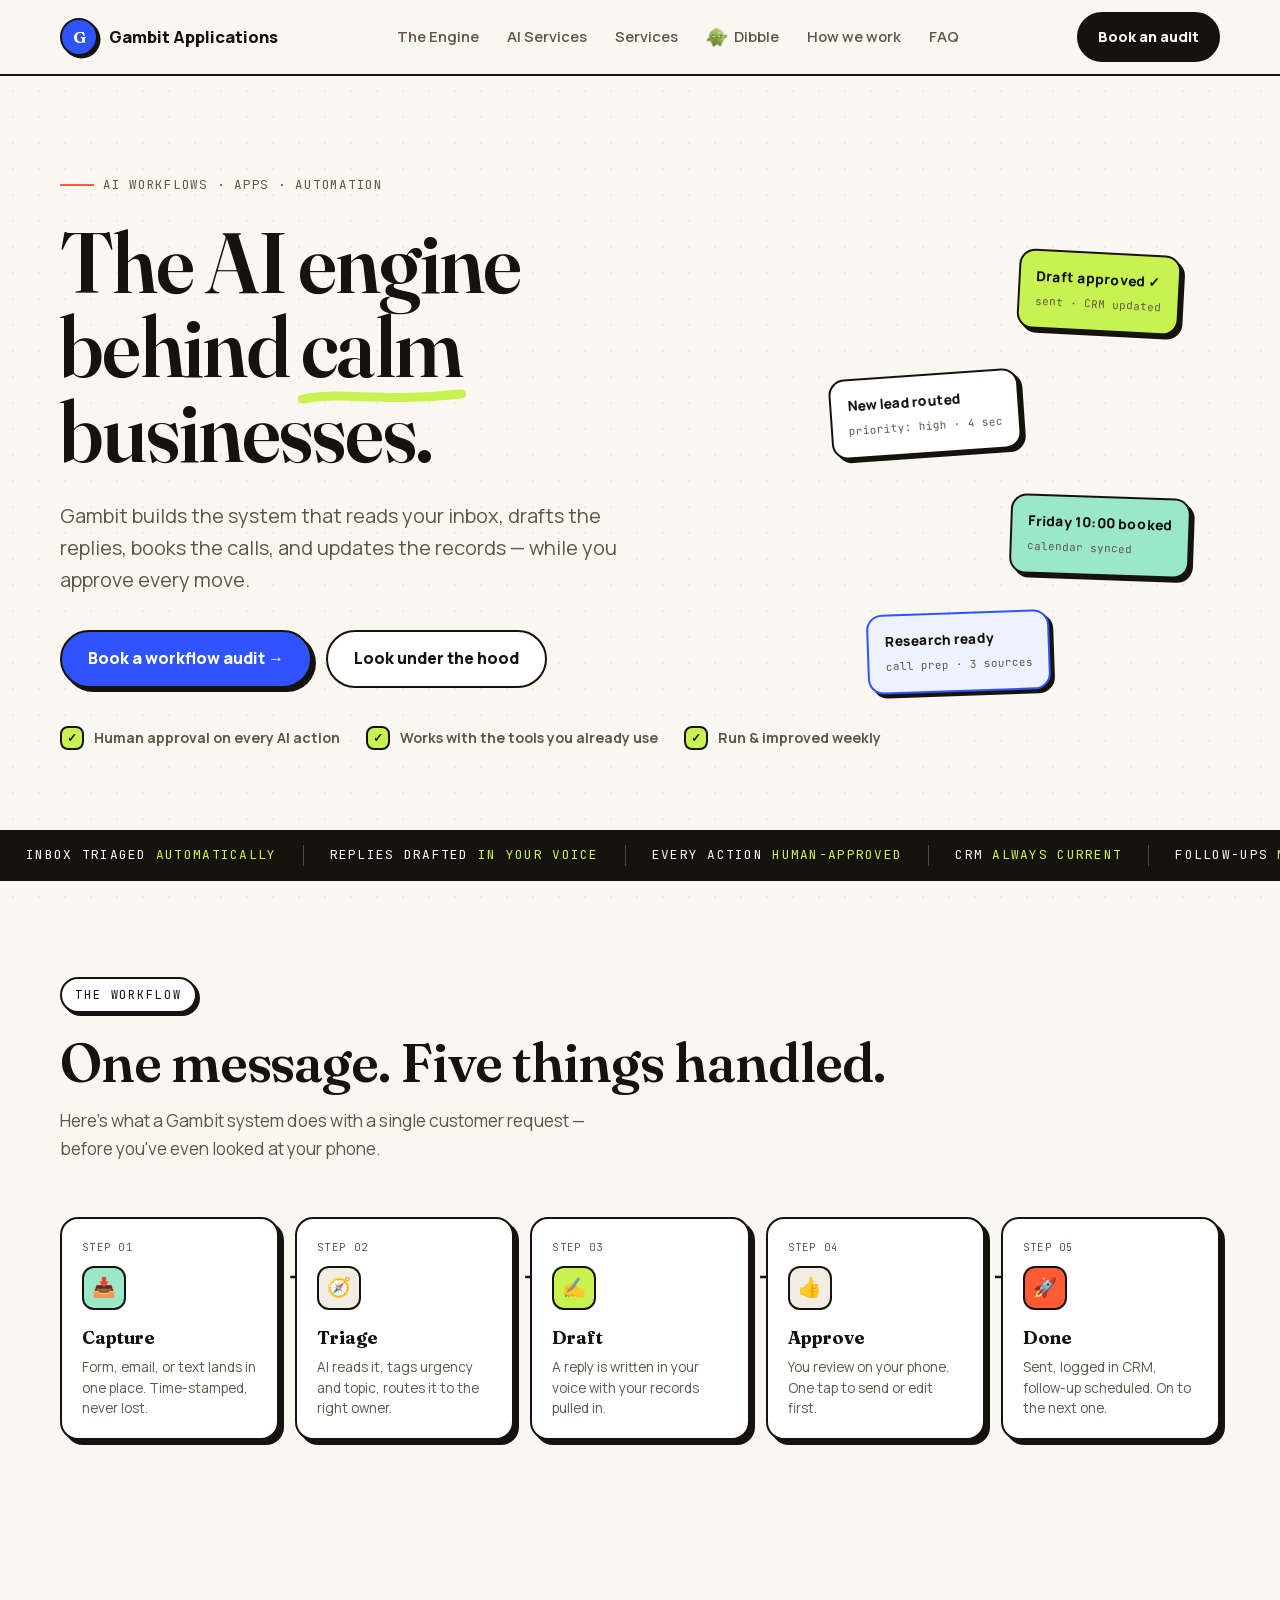
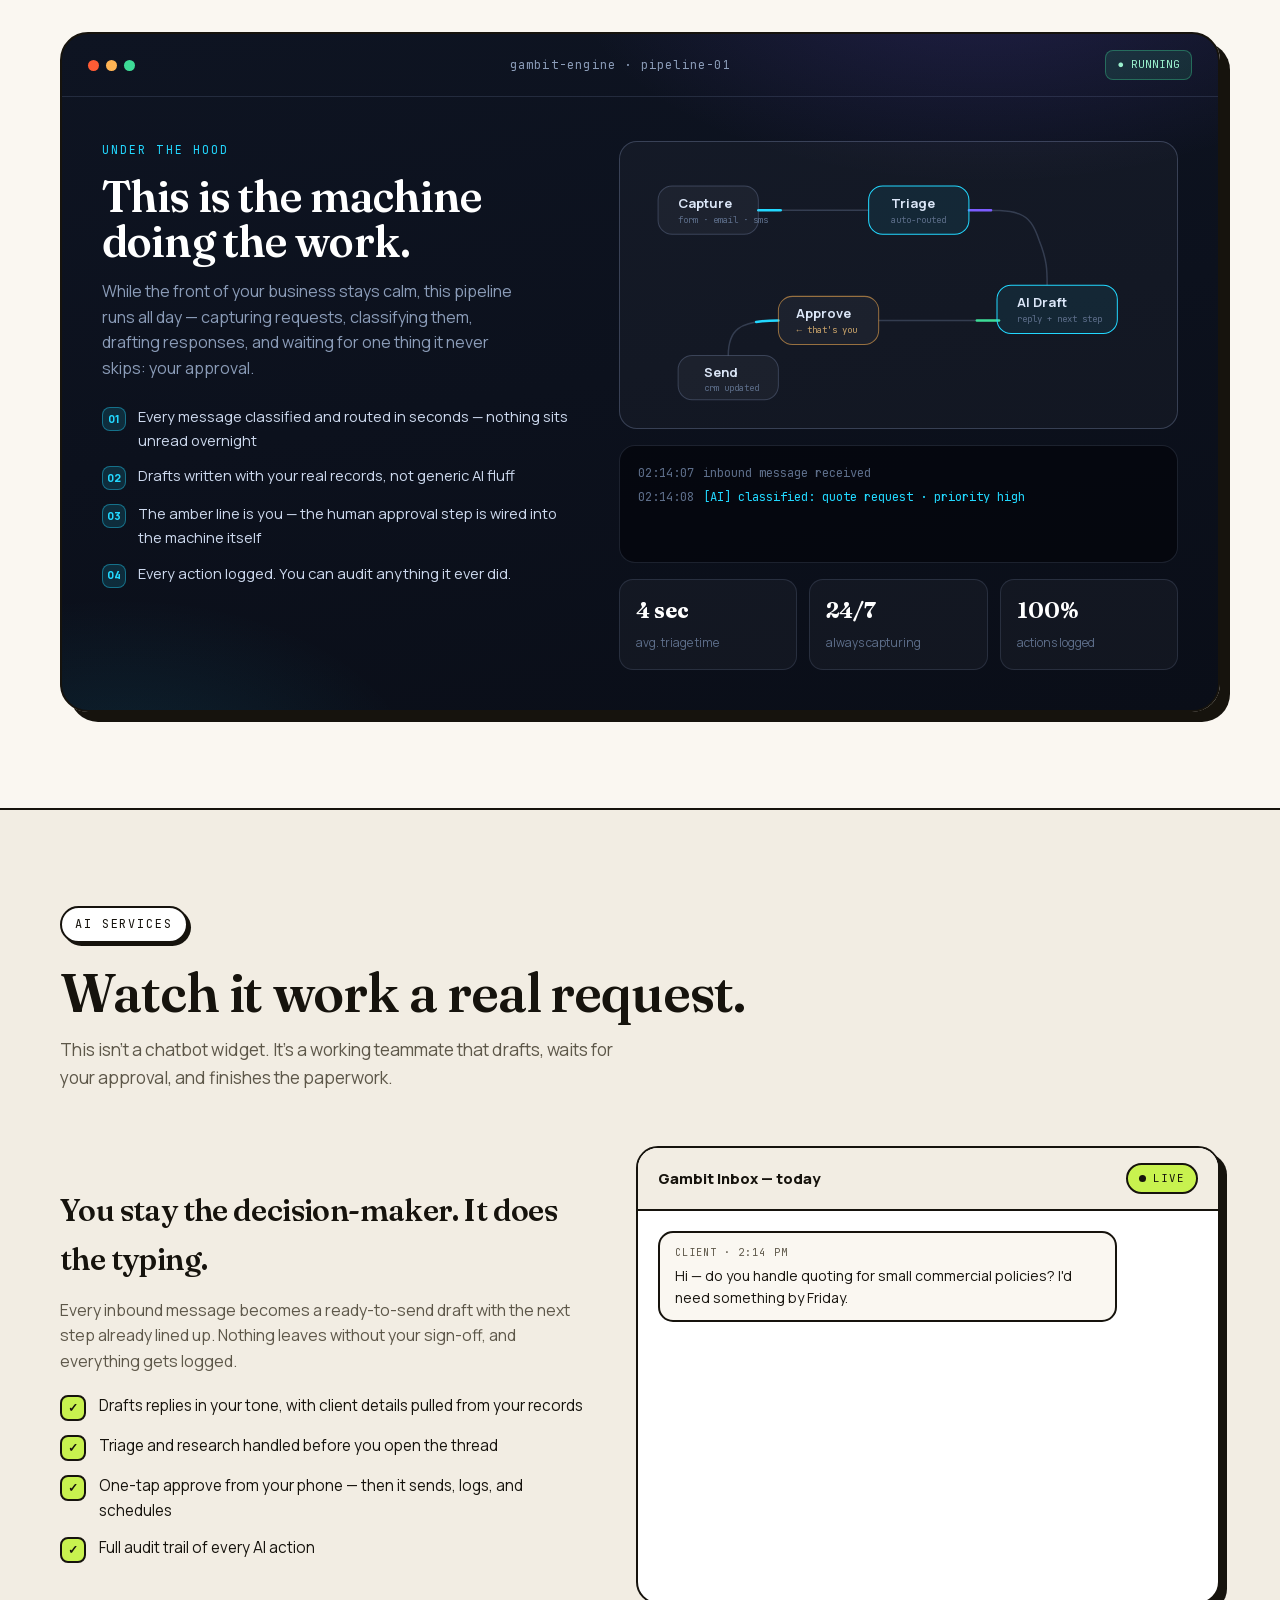
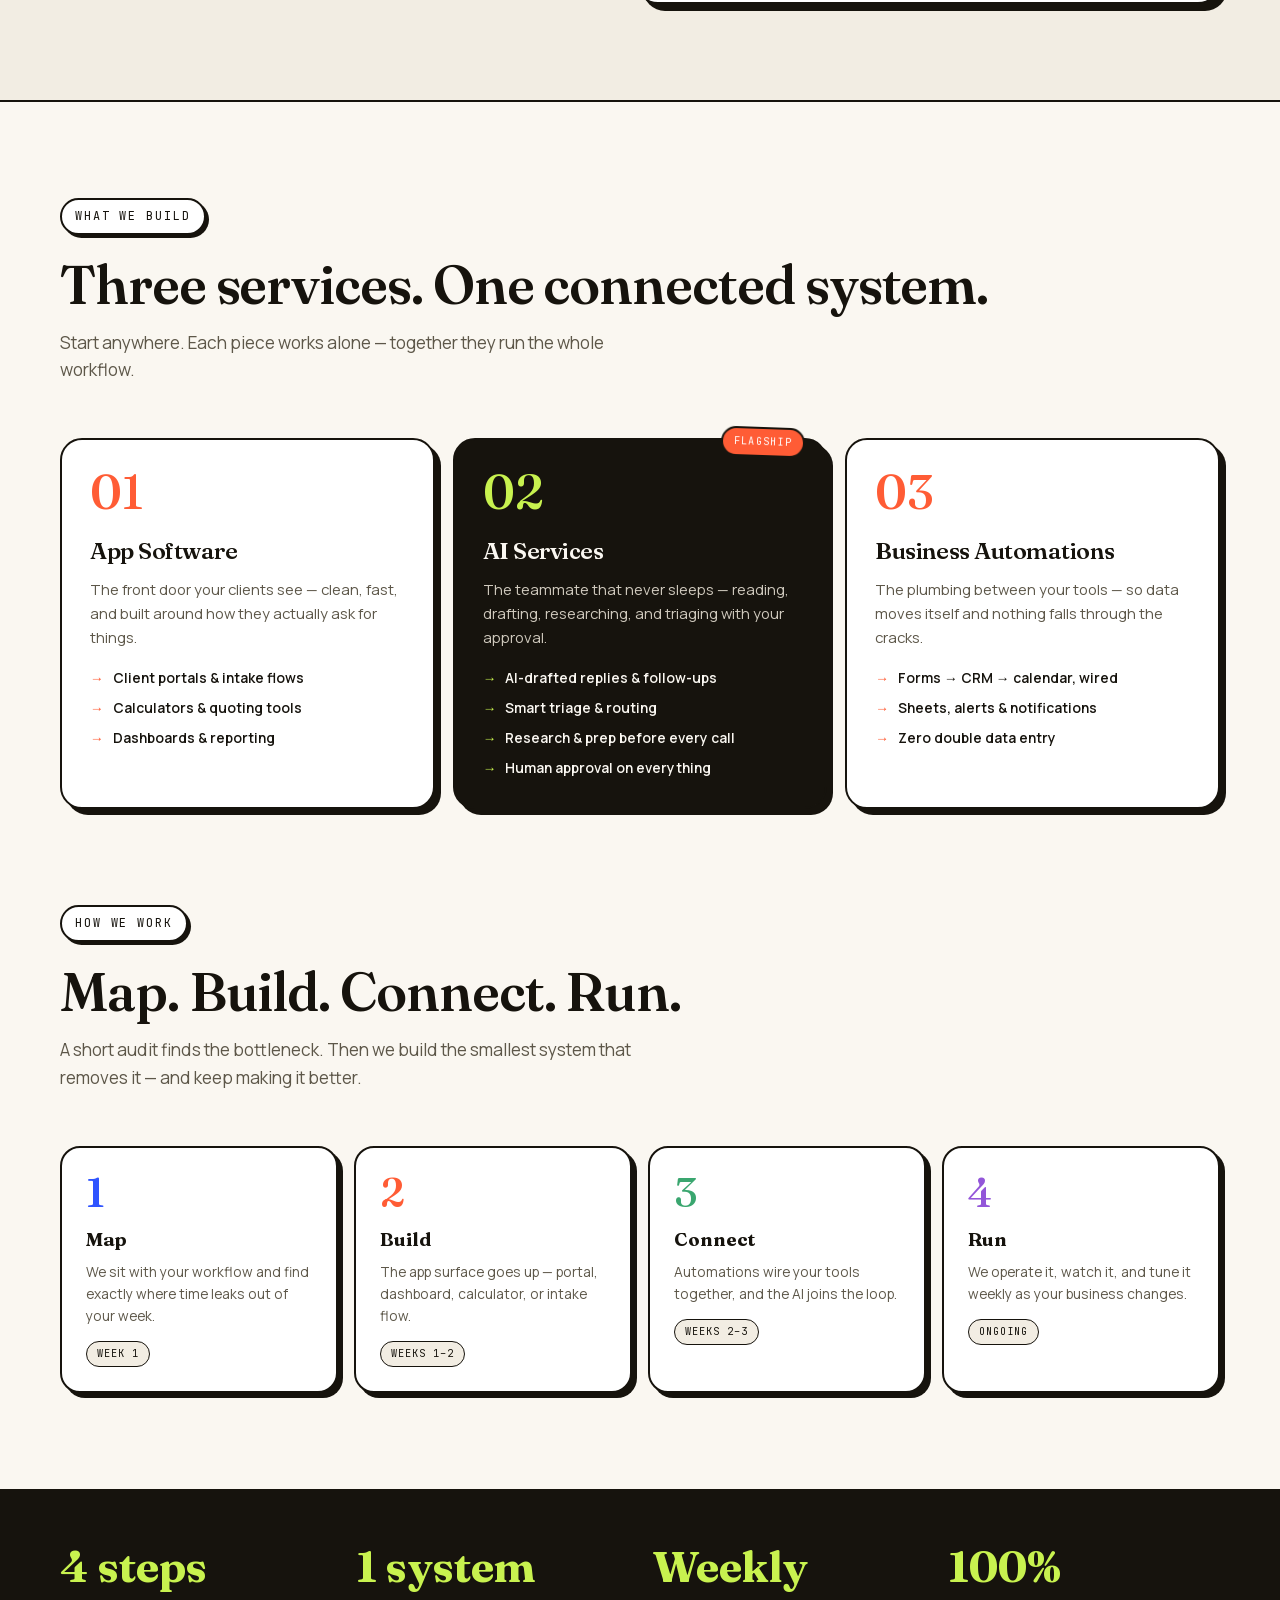
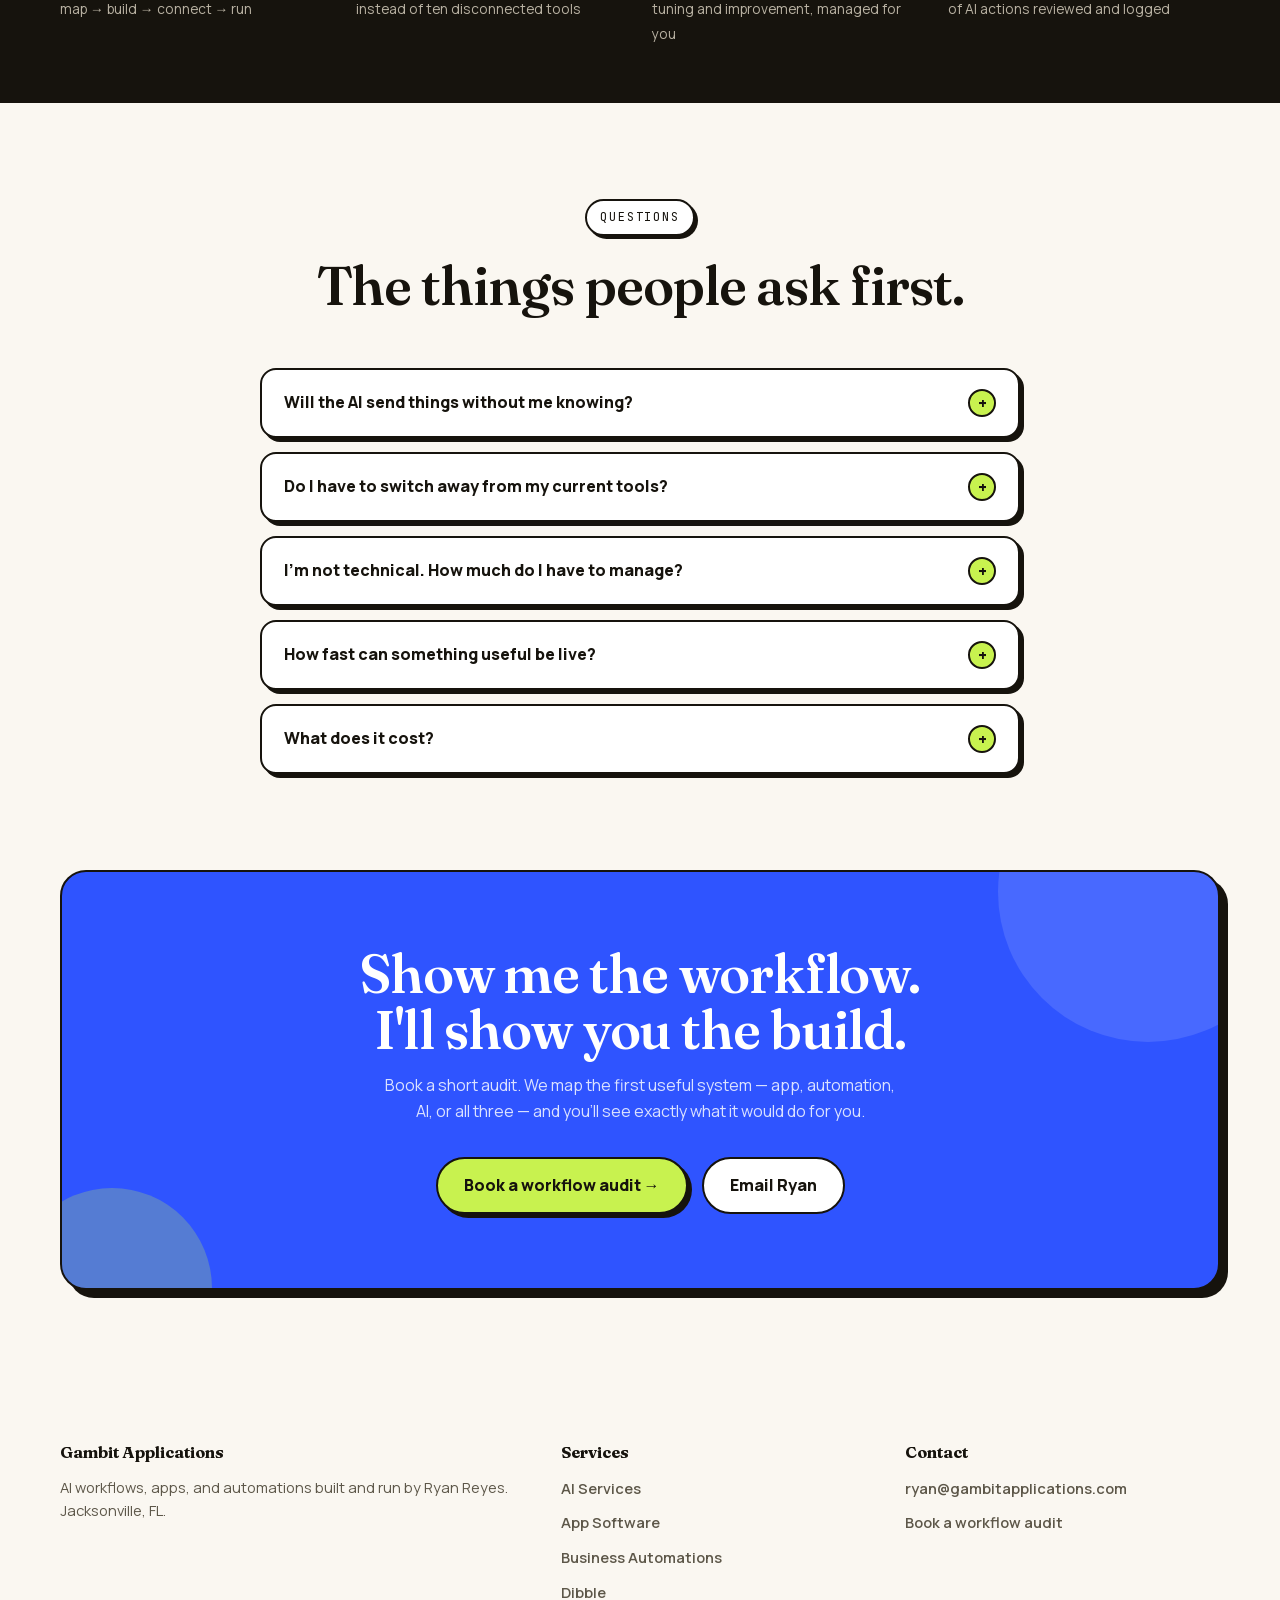
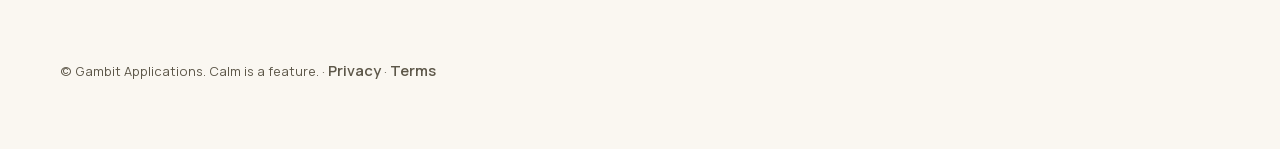
<file: index.html>
<!DOCTYPE html>
<html lang="en">
<head>
<meta charset="UTF-8" />
<meta name="viewport" content="width=device-width, initial-scale=1.0" />
<title>Gambit Applications — The AI engine behind calm businesses</title>
<meta name="description" content="Gambit builds AI workflows, apps, and automations that read your inbox, draft the replies, and update the records — with your approval on every move." />
<meta property="og:title" content="Gambit Applications — The AI engine behind calm businesses" />
<meta property="og:description" content="AI workflows, apps, and automations with human approval built in. Jacksonville, FL." />
<meta property="og:url" content="https://gambitapplications.com" />
<meta property="og:image" content="https://gambitapplications.com/og-image.jpg" />
<link rel="stylesheet" href="/fonts/fonts.css?v=20261103" />
<style>
:root{
  --paper:#faf7f1; --paper2:#f2ede3; --ink:#16130d; --ink2:#5d5749;
  --blue:#2f54ff; --orange:#ff5c35; --lime:#c8f24f; --mint:#9be8c8;
  --card:#ffffff; --line:#e4ddcf;
  /* engine room palette */
  --eng:#0a0e18; --eng2:#0e1422; --engline:rgba(150,170,210,.16); --engline2:rgba(150,170,210,.28);
  --engtext:#e9effc; --engmuted:#8b9cb8; --engdim:#5d6e8a;
  --cyan:#22d8ff; --violet:#7c5cff; --green:#3ddc97; --amber:#ffb454;
  --mono:'JetBrains Mono',ui-monospace,monospace;
}
*{box-sizing:border-box;margin:0;padding:0}
html{scroll-behavior:smooth;scroll-padding-top:96px}
body{font-family:Manrope,-apple-system,sans-serif;background:var(--paper);color:var(--ink);line-height:1.6;overflow-x:hidden;-webkit-font-smoothing:antialiased}
a{color:inherit}
.wrap{width:min(1160px,calc(100% - 44px));margin:0 auto}
h1,h2,h3,.serif{font-family:Fraunces,Georgia,serif;letter-spacing:-.02em;font-weight:600}
body:before{content:"";position:fixed;inset:0;z-index:-1;opacity:.45;pointer-events:none;background-image:radial-gradient(var(--line) 1px,transparent 1px);background-size:26px 26px}

/* scroll progress */
.progress{position:fixed;top:0;left:0;height:4px;width:0;z-index:60;background:linear-gradient(90deg,var(--blue),var(--orange))}

/* nav */
.nav{position:sticky;top:0;z-index:50;background:rgba(250,247,241,.9);backdrop-filter:blur(14px);border-bottom:2px solid var(--ink)}
.nav-inner{height:74px;display:flex;align-items:center;justify-content:space-between;gap:18px}
.brand{display:flex;align-items:center;gap:11px;text-decoration:none;font-weight:800;font-size:1.04rem}
.logo{width:38px;height:38px;border-radius:50%;display:grid;place-items:center;font-family:Fraunces;font-weight:700;background:var(--blue);color:#fff;border:2px solid var(--ink);box-shadow:2.5px 2.5px 0 var(--ink)}
.nav-links{display:flex;gap:2px}
.nav-links a{font-size:.92rem;font-weight:600;color:var(--ink2);text-decoration:none;padding:9px 13px;border-radius:999px;transition:.15s;display:inline-flex;align-items:center;gap:6px}
.nav-links a img{width:22px;height:22px;object-fit:contain}
.nav-links a:hover{color:var(--ink);background:var(--paper2)}
.nav-cta{font-size:.9rem;font-weight:800;text-decoration:none;padding:11px 19px;border-radius:999px;background:var(--ink);color:var(--paper);border:2px solid var(--ink);transition:.15s}
.nav-cta:hover{background:var(--blue);border-color:var(--blue);transform:translate(-1px,-1px);box-shadow:3px 3px 0 var(--ink)}

/* hero */
.hero{padding:92px 0 80px;position:relative}
.hero-eyebrow{display:inline-flex;align-items:center;gap:9px;font-family:var(--mono);font-size:.78rem;letter-spacing:.14em;text-transform:uppercase;color:var(--ink2);margin-bottom:26px}
.hero-eyebrow:before{content:"";width:34px;height:2px;background:var(--orange)}
h1{font-size:clamp(2.9rem,6.6vw,5.6rem);line-height:1.0;margin-bottom:26px;max-width:13ch;text-wrap:balance}
h1 .hl{position:relative;white-space:nowrap}
h1 .hl em{font-style:normal;position:relative;z-index:1}
h1 .hl svg{position:absolute;left:-2%;bottom:-6px;width:104%;height:18px;z-index:0}
h1 .hl svg path{fill:none;stroke:var(--lime);stroke-width:9;stroke-linecap:round;stroke-dasharray:130;stroke-dashoffset:130;animation:draw 1s .6s forwards}
@keyframes draw{to{stroke-dashoffset:0}}
.sub{font-size:clamp(1.05rem,1.7vw,1.25rem);color:var(--ink2);max-width:560px;margin-bottom:34px}
.actions{display:flex;gap:14px;flex-wrap:wrap}
.btn{display:inline-flex;align-items:center;gap:9px;min-height:54px;padding:14px 26px;border-radius:999px;text-decoration:none;font-weight:800;font-size:1rem;border:2px solid var(--ink);transition:.15s}
.btn.primary{background:var(--blue);color:#fff;box-shadow:4px 4px 0 var(--ink)}
.btn.primary:hover{transform:translate(-2px,-2px);box-shadow:6px 6px 0 var(--ink)}
.btn.ghost{background:var(--card)}
.btn.ghost:hover{background:var(--lime)}
.hero-proof{display:flex;gap:26px;flex-wrap:wrap;margin-top:38px}
.hp{display:flex;align-items:center;gap:10px;font-size:.88rem;font-weight:700;color:var(--ink2)}
.hp .chk{width:24px;height:24px;border-radius:8px;border:2px solid var(--ink);background:var(--lime);display:grid;place-items:center;font-weight:900;font-size:.72rem;color:var(--ink)}
.stickers{position:absolute;right:0;top:84px;width:min(420px,38vw);pointer-events:none}
.sticker{position:absolute;border:2px solid var(--ink);border-radius:16px;background:var(--card);padding:14px 16px;box-shadow:4px 4px 0 var(--ink);animation:floaty 5.5s ease-in-out infinite}
.sticker b{display:block;font-size:.86rem;font-weight:800}
.sticker span{font-family:var(--mono);font-size:.68rem;color:var(--ink2)}
.st1{top:0;right:40px;transform:rotate(3deg);background:var(--lime)}
.st2{top:122px;right:200px;transform:rotate(-4deg);animation-delay:-1.8s}
.st3{top:244px;right:30px;transform:rotate(2deg);background:var(--mint);animation-delay:-3.4s}
.st4{top:360px;right:170px;transform:rotate(-2deg);background:#eef2ff;animation-delay:-2.6s;border-color:var(--blue)}
@keyframes floaty{50%{translate:0 -10px}}

/* ticker */
.ticker{border-top:2px solid var(--ink);border-bottom:2px solid var(--ink);background:var(--ink);color:var(--paper);padding:13px 0;overflow:hidden}
.tk-track{display:flex;width:max-content;animation:tk 26s linear infinite}
.tk-track span{font-family:var(--mono);font-size:.8rem;letter-spacing:.1em;text-transform:uppercase;white-space:nowrap;padding:0 26px;border-right:1px solid rgba(250,247,241,.25)}
.tk-track span em{font-style:normal;color:var(--lime)}
@keyframes tk{to{transform:translateX(-50%)}}

/* sections */
.section{padding:96px 0}
.kicker{display:inline-flex;font-family:var(--mono);font-size:.74rem;letter-spacing:.16em;text-transform:uppercase;padding:7px 13px;border:2px solid var(--ink);border-radius:999px;background:var(--card);box-shadow:3px 3px 0 var(--ink);margin-bottom:22px}
h2{font-size:clamp(2rem,4.2vw,3.4rem);line-height:1.04;margin-bottom:16px;text-wrap:balance}
.lede{color:var(--ink2);font-size:1.08rem;max-width:580px}

/* workflow track */
.track-wrap{margin-top:54px;position:relative}
.track-line{position:absolute;left:5%;right:5%;top:54px;z-index:0}
.track-line svg{width:100%;height:12px;display:block}
.track-line path{fill:none;stroke:var(--ink);stroke-width:2.5;stroke-dasharray:7 8;animation:dash 1.6s linear infinite}
@keyframes dash{to{stroke-dashoffset:-15}}
.track{position:relative;z-index:1;display:grid;grid-template-columns:repeat(5,1fr);gap:16px}
.tcard{border:2px solid var(--ink);border-radius:18px;background:var(--card);padding:20px;box-shadow:5px 5px 0 var(--ink);transition:.18s}
.tcard:hover{transform:translate(-2px,-2px);box-shadow:8px 8px 0 var(--ink)}
.tcard .ico{width:44px;height:44px;border-radius:12px;border:2px solid var(--ink);display:grid;place-items:center;font-size:1.2rem;margin-bottom:14px;background:var(--paper2)}
.tcard:nth-child(1) .ico{background:var(--mint)}
.tcard:nth-child(3) .ico{background:var(--lime)}
.tcard:nth-child(5) .ico{background:var(--orange);color:#fff}
.tcard b{display:block;font-family:Fraunces;font-size:1.12rem;margin-bottom:5px}
.tcard p{font-size:.85rem;color:var(--ink2);line-height:1.5}
.tcard .step{font-family:var(--mono);font-size:.66rem;letter-spacing:.12em;color:var(--ink2);display:block;margin-bottom:10px}

/* ============ ENGINE ROOM ============ */
.engine-sect{padding:96px 0}
.engine{border:2px solid var(--ink);border-radius:28px;background:linear-gradient(170deg,var(--eng2),var(--eng));color:var(--engtext);box-shadow:10px 10px 0 var(--ink);overflow:hidden;position:relative}
.engine:before{content:"";position:absolute;inset:0;pointer-events:none;background:
  radial-gradient(700px 360px at 80% -10%,rgba(124,92,255,.18),transparent 60%),
  radial-gradient(500px 300px at 5% 110%,rgba(34,216,255,.1),transparent 60%)}
.eng-bar{display:flex;align-items:center;justify-content:space-between;padding:16px 26px;border-bottom:1px solid var(--engline);position:relative}
.eng-dots{display:flex;gap:7px}
.eng-dots i{width:11px;height:11px;border-radius:50%;background:#2a3450}
.eng-dots i:nth-child(1){background:var(--orange)}
.eng-dots i:nth-child(2){background:var(--amber)}
.eng-dots i:nth-child(3){background:var(--green)}
.eng-title{font-family:var(--mono);font-size:.74rem;letter-spacing:.1em;color:var(--engmuted)}
.eng-badge{font-family:var(--mono);font-size:.68rem;padding:5px 11px;border-radius:8px;background:rgba(61,220,151,.12);border:1px solid rgba(61,220,151,.35);color:#9af0cd}
.eng-grid{display:grid;grid-template-columns:.92fr 1.08fr;gap:40px;padding:44px 40px 40px;position:relative}
.eng-copy .ek{font-family:var(--mono);font-size:.72rem;letter-spacing:.18em;text-transform:uppercase;color:var(--cyan);margin-bottom:16px;display:block}
.eng-copy h2{color:#fff;font-size:clamp(1.8rem,3.4vw,2.7rem);margin-bottom:14px}
.eng-copy p{color:var(--engmuted);font-size:1rem;max-width:46ch;margin-bottom:24px}
.eng-feats{display:grid;gap:12px}
.eng-feats li{list-style:none;display:flex;gap:12px;align-items:flex-start;font-size:.92rem;color:#cdd9ee}
.eng-feats .gem{flex:0 0 24px;width:24px;height:24px;border-radius:8px;display:grid;place-items:center;font-size:.66rem;font-weight:900;background:rgba(34,216,255,.14);border:1px solid rgba(34,216,255,.4);color:var(--cyan);margin-top:2px}
.eng-stage{display:grid;gap:16px}
.flowbox{border-radius:18px;border:1px solid var(--engline2);background:rgba(255,255,255,.03);padding:18px}
.flow-svg{width:100%;height:auto;display:block}
.fnode{fill:rgba(255,255,255,.04);stroke:var(--engline2)}
.fnode.lit{stroke:var(--cyan);fill:rgba(34,216,255,.08)}
.flabel{font-family:'Manrope';font-size:13px;font-weight:700;fill:#dbe6f7}
.fsub{font-family:var(--mono);font-size:9px;fill:var(--engdim)}
.fpath{fill:none;stroke:rgba(150,170,210,.25);stroke-width:1.5}
.fpulse{fill:none;stroke-width:2.5;stroke-linecap:round;stroke-dasharray:22 320;animation:travel 4.5s linear infinite}
.fpulse.c1{stroke:var(--cyan)}
.fpulse.c2{stroke:var(--violet);animation-delay:-1.5s}
.fpulse.c3{stroke:var(--green);animation-delay:-3s}
@keyframes travel{to{stroke-dashoffset:-342}}
.console{border-radius:16px;background:rgba(3,5,10,.7);border:1px solid var(--engline);padding:16px 18px;font-family:var(--mono);font-size:.76rem;line-height:1.95;min-height:118px}
.console .ln{display:flex;gap:9px;opacity:0;animation:lnin .3s forwards}
@keyframes lnin{to{opacity:1}}
.console .t{color:var(--engdim)}
.console .ok{color:var(--green)}
.console .ai{color:var(--cyan)}
.console .hu{color:var(--amber)}
.caret{display:inline-block;width:7px;height:13px;background:var(--cyan);vertical-align:-2px;animation:blink 1s steps(1) infinite}
@keyframes blink{50%{opacity:0}}
.eng-stats{display:grid;grid-template-columns:repeat(3,1fr);gap:12px}
.eng-stats div{border-radius:14px;padding:14px 16px;background:rgba(255,255,255,.035);border:1px solid var(--engline)}
.eng-stats b{display:block;font-family:Fraunces;font-size:1.35rem;color:#fff}
.eng-stats span{font-size:.74rem;color:var(--engdim)}

/* inbox showcase */
.showcase{display:grid;grid-template-columns:.95fr 1.05fr;gap:48px;align-items:center;margin-top:54px}
.inbox{border:2px solid var(--ink);border-radius:22px;background:var(--card);box-shadow:7px 7px 0 var(--ink);overflow:hidden}
.inbox-head{display:flex;align-items:center;justify-content:space-between;padding:15px 20px;border-bottom:2px solid var(--ink);background:var(--paper2)}
.inbox-head b{font-size:.92rem;font-weight:800}
.live{display:inline-flex;align-items:center;gap:7px;font-family:var(--mono);font-size:.68rem;letter-spacing:.1em;padding:5px 11px;border-radius:999px;background:var(--lime);border:2px solid var(--ink)}
.live i{width:7px;height:7px;border-radius:50%;background:var(--ink);animation:blinkdot 1.4s infinite}
@keyframes blinkdot{50%{opacity:.25}}
.inbox-body{padding:20px;display:grid;gap:13px;min-height:340px}
.imsg{max-width:85%;padding:12px 15px;border:2px solid var(--ink);border-radius:15px;font-size:.88rem;line-height:1.5;background:var(--paper);opacity:0;transform:translateY(10px);transition:.45s}
.imsg.show{opacity:1;transform:none}
.imsg .who{display:block;font-family:var(--mono);font-size:.64rem;letter-spacing:.1em;text-transform:uppercase;color:var(--ink2);margin-bottom:5px}
.imsg.ai{margin-left:auto;background:#eef2ff;border-color:var(--blue)}
.imsg.ai .who{color:var(--blue)}
.iactions{display:flex;gap:9px;justify-content:flex-end;opacity:0;transition:.45s}
.iactions.show{opacity:1}
.iactions button{font-family:Manrope;font-size:.8rem;font-weight:800;padding:9px 16px;border-radius:999px;border:2px solid var(--ink);background:var(--card);cursor:default}
.iactions .ok{background:var(--lime);box-shadow:2.5px 2.5px 0 var(--ink)}
.show-copy h3{font-size:1.9rem;margin-bottom:14px}
.show-copy>p{color:var(--ink2);margin-bottom:20px}
.checks{display:grid;gap:13px}
.checks li{list-style:none;display:flex;gap:13px;align-items:flex-start;font-size:.95rem}
.checks .chk{flex:0 0 26px;width:26px;height:26px;border-radius:8px;border:2px solid var(--ink);background:var(--lime);display:grid;place-items:center;font-weight:900;font-size:.78rem;margin-top:1px}

/* services columns */
.cols{display:grid;grid-template-columns:repeat(3,1fr);gap:18px;margin-top:54px}
.col{border:2px solid var(--ink);border-radius:22px;padding:28px;background:var(--card);box-shadow:6px 6px 0 var(--ink);transition:.18s;position:relative}
.col:hover{transform:translate(-2px,-3px);box-shadow:9px 10px 0 var(--ink)}
.col.feature{background:var(--ink);color:var(--paper)}
.col .num{font-family:Fraunces;font-size:3rem;line-height:1;display:block;margin-bottom:16px;color:var(--orange)}
.col.feature .num{color:var(--lime)}
.col h3{font-size:1.45rem;margin-bottom:9px}
.col p{font-size:.93rem;color:var(--ink2);margin-bottom:18px}
.col.feature p{color:#cfc9bd}
.col ul{list-style:none;display:grid;gap:8px}
.col li{font-size:.86rem;font-weight:600;display:flex;gap:9px;align-items:center}
.col li:before{content:"→";color:var(--orange);font-weight:900}
.col.feature li:before{color:var(--lime)}
.col .badge{position:absolute;top:-13px;right:20px;font-family:var(--mono);font-size:.64rem;letter-spacing:.12em;text-transform:uppercase;padding:5px 11px;border-radius:999px;background:var(--orange);color:#fff;border:2px solid var(--ink);transform:rotate(2deg)}

/* how we work */
.steps4{display:grid;grid-template-columns:repeat(4,1fr);gap:16px;margin-top:54px}
.s4{border:2px solid var(--ink);border-radius:20px;background:var(--card);padding:24px;box-shadow:5px 5px 0 var(--ink);position:relative;transition:.18s}
.s4:hover{transform:translate(-2px,-2px);box-shadow:8px 8px 0 var(--ink)}
.s4 .pn{font-family:Fraunces;font-size:2.6rem;line-height:1;color:var(--blue);display:block;margin-bottom:12px}
.s4:nth-child(2) .pn{color:var(--orange)}
.s4:nth-child(3) .pn{color:#3aa66f}
.s4:nth-child(4) .pn{color:#9356d9}
.s4 b{display:block;font-family:Fraunces;font-size:1.15rem;margin-bottom:6px}
.s4 p{font-size:.86rem;color:var(--ink2)}
.s4 .wk{display:inline-block;margin-top:14px;font-family:var(--mono);font-size:.64rem;letter-spacing:.1em;padding:4px 10px;border-radius:999px;border:1.5px solid var(--ink);background:var(--paper2)}

/* numbers band */
.band{background:var(--ink);color:var(--paper);border-top:2px solid var(--ink);border-bottom:2px solid var(--ink)}
.band .wrap{display:grid;grid-template-columns:repeat(4,1fr);gap:24px;padding:54px 0}
.bstat b{display:block;font-family:Fraunces;font-size:clamp(1.9rem,3.4vw,2.9rem);line-height:1;margin-bottom:7px;color:var(--lime)}
.bstat span{font-size:.86rem;color:#b9b2a3}

/* FAQ */
.faq{max-width:760px;margin:54px auto 0;display:grid;gap:14px}
.faq details{border:2px solid var(--ink);border-radius:16px;background:var(--card);box-shadow:4px 4px 0 var(--ink);overflow:hidden}
.faq summary{list-style:none;cursor:pointer;padding:19px 22px;font-weight:800;font-size:1rem;display:flex;justify-content:space-between;align-items:center;gap:14px}
.faq summary::-webkit-details-marker{display:none}
.faq summary .pm{flex:0 0 28px;width:28px;height:28px;border-radius:50%;border:2px solid var(--ink);background:var(--lime);display:grid;place-items:center;font-weight:900;transition:.2s}
.faq details[open] summary .pm{transform:rotate(45deg);background:var(--orange);color:#fff}
.faq .ans{padding:0 22px 20px;color:var(--ink2);font-size:.94rem;max-width:60ch}

/* CTA */
.cta-card{border:2px solid var(--ink);border-radius:26px;background:var(--blue);color:#fff;box-shadow:8px 8px 0 var(--ink);padding:74px 44px;text-align:center;position:relative;overflow:hidden}
.cta-card:before{content:"";position:absolute;width:300px;height:300px;border-radius:50%;background:rgba(255,255,255,.12);top:-130px;right:-80px}
.cta-card:after{content:"";position:absolute;width:200px;height:200px;border-radius:50%;background:rgba(200,242,79,.25);bottom:-100px;left:-50px}
.cta-card h2{color:#fff;position:relative}
.cta-card p{color:#dbe2ff;max-width:520px;margin:0 auto 32px;position:relative}
.cta-card .actions{justify-content:center;position:relative}
.cta-card .btn.primary{background:var(--lime);color:var(--ink)}
.cta-card .btn.ghost{background:#fff;color:var(--ink)}

footer{padding:54px 0 66px;color:var(--ink2)}
.foot{display:grid;grid-template-columns:1.5fr 1fr 1fr;gap:28px}
footer h4{font-family:Fraunces;color:var(--ink);margin-bottom:10px}
footer ul{list-style:none;display:grid;gap:9px}
footer a{text-decoration:none;font-size:.92rem;font-weight:600}
footer a:hover{color:var(--blue)}
.fineprint{margin-top:26px;font-size:.8rem}

.reveal{opacity:0;transform:translateY(24px);transition:.7s cubic-bezier(.2,.7,.3,1)}
.reveal.in{opacity:1;transform:none}

@media(max-width:980px){
  .stickers{display:none}
  .track{grid-template-columns:repeat(2,1fr)}
  .track-line{display:none}
  .showcase,.foot,.eng-grid{grid-template-columns:1fr}
  .cols,.steps4{grid-template-columns:1fr}
  .band .wrap{grid-template-columns:1fr 1fr;padding:44px 0}
  .nav-links{display:none}
  .eng-grid{padding:32px 24px 28px;gap:30px}
}
@media(max-width:600px){
  .hero{padding:60px 0 52px}
  .section,.engine-sect{padding:64px 0}
  .track{grid-template-columns:1fr}
  .btn{width:100%;justify-content:center}
  .cta-card{padding:54px 24px}
  .band .wrap{grid-template-columns:1fr 1fr;gap:18px}
  .eng-stats{grid-template-columns:1fr}
  .engine{box-shadow:6px 6px 0 var(--ink)}
}
@media(prefers-reduced-motion:reduce){*,*:before,*:after{animation:none!important;transition:none!important}.reveal,.imsg,.iactions{opacity:1;transform:none}h1 .hl svg path{stroke-dashoffset:0}}
</style>
</head>
<body>
<div class="progress" id="progress"></div>

<nav class="nav"><div class="wrap nav-inner">
  <a class="brand" href="#top"><span class="logo">G</span>Gambit Applications</a>
  <div class="nav-links">
    <a href="#engine">The Engine</a><a href="#ai">AI Services</a><a href="#services">Services</a><a href="/dibble/"><img src="dibble/dibble.png" alt="">Dibble</a><a href="#how">How we work</a><a href="#faq">FAQ</a>
  </div>
  <a class="nav-cta" href="https://app.gambitapplications.com/strategy-session">Book an audit</a>
</div></nav>

<header class="hero" id="top"><div class="wrap" style="position:relative">
  <div class="reveal in">
    <div class="hero-eyebrow">AI workflows · apps · automation</div>
    <h1>The AI engine behind <span class="hl"><em>calm</em><svg viewBox="0 0 120 18" preserveAspectRatio="none"><path d="M4 12 C 30 4, 60 16, 116 7"/></svg></span> businesses.</h1>
    <p class="sub">Gambit builds the system that reads your inbox, drafts the replies, books the calls, and updates the records — while you approve every move.</p>
    <div class="actions">
      <a class="btn primary" href="https://app.gambitapplications.com/strategy-session">Book a workflow audit →</a>
      <a class="btn ghost" href="#engine">Look under the hood</a>
    </div>
    <div class="hero-proof">
      <span class="hp"><span class="chk">✓</span>Human approval on every AI action</span>
      <span class="hp"><span class="chk">✓</span>Works with the tools you already use</span>
      <span class="hp"><span class="chk">✓</span>Run & improved weekly</span>
    </div>
  </div>
  <div class="stickers" aria-hidden="true">
    <div class="sticker st1"><b>Draft approved ✓</b><span>sent · CRM updated</span></div>
    <div class="sticker st2"><b>New lead routed</b><span>priority: high · 4 sec</span></div>
    <div class="sticker st3"><b>Friday 10:00 booked</b><span>calendar synced</span></div>
    <div class="sticker st4"><b>Research ready</b><span>call prep · 3 sources</span></div>
  </div>
</div></header>

<div class="ticker" aria-hidden="true"><div class="tk-track" id="tk">
  <span>Inbox triaged <em>automatically</em></span><span>Replies drafted <em>in your voice</em></span><span>Every action <em>human-approved</em></span><span>CRM <em>always current</em></span><span>Follow-ups <em>never forgotten</em></span>
</div></div>

<section class="section" id="workflow"><div class="wrap">
  <div class="reveal">
    <span class="kicker">The workflow</span>
    <h2>One message. Five things handled.</h2>
    <p class="lede">Here's what a Gambit system does with a single customer request — before you've even looked at your phone.</p>
  </div>
  <div class="track-wrap reveal">
    <div class="track-line"><svg viewBox="0 0 1000 12" preserveAspectRatio="none"><path d="M0 6 H1000"/></svg></div>
    <div class="track">
      <div class="tcard"><span class="step">STEP 01</span><div class="ico">📥</div><b>Capture</b><p>Form, email, or text lands in one place. Time-stamped, never lost.</p></div>
      <div class="tcard"><span class="step">STEP 02</span><div class="ico">🧭</div><b>Triage</b><p>AI reads it, tags urgency and topic, routes it to the right owner.</p></div>
      <div class="tcard"><span class="step">STEP 03</span><div class="ico">✍️</div><b>Draft</b><p>A reply is written in your voice with your records pulled in.</p></div>
      <div class="tcard"><span class="step">STEP 04</span><div class="ico">👍</div><b>Approve</b><p>You review on your phone. One tap to send or edit first.</p></div>
      <div class="tcard"><span class="step">STEP 05</span><div class="ico">🚀</div><b>Done</b><p>Sent, logged in CRM, follow-up scheduled. On to the next one.</p></div>
    </div>
  </div>
</div></section>

<!-- ============ ENGINE ROOM ============ -->
<section class="engine-sect" id="engine"><div class="wrap">
  <div class="engine reveal">
    <div class="eng-bar">
      <span class="eng-dots"><i></i><i></i><i></i></span>
      <span class="eng-title">gambit-engine · pipeline-01</span>
      <span class="eng-badge">● RUNNING</span>
    </div>
    <div class="eng-grid">
      <div class="eng-copy">
        <span class="ek">Under the hood</span>
        <h2 class="serif">This is the machine doing the work.</h2>
        <p>While the front of your business stays calm, this pipeline runs all day — capturing requests, classifying them, drafting responses, and waiting for one thing it never skips: your approval.</p>
        <ul class="eng-feats">
          <li><span class="gem">01</span>Every message classified and routed in seconds — nothing sits unread overnight</li>
          <li><span class="gem">02</span>Drafts written with your real records, not generic AI fluff</li>
          <li><span class="gem">03</span>The amber line is you — the human approval step is wired into the machine itself</li>
          <li><span class="gem">04</span>Every action logged. You can audit anything it ever did.</li>
        </ul>
      </div>
      <div class="eng-stage">
        <div class="flowbox">
          <svg class="flow-svg" viewBox="0 0 520 250" role="img" aria-label="Workflow: capture, triage, AI draft, approve, send">
            <path class="fpath" d="M120 50 C 170 50, 180 50, 230 50"/>
            <path class="fpulse c1" d="M120 50 C 170 50, 180 50, 230 50"/>
            <path class="fpath" d="M330 50 C 380 50, 390 50, 400 80 C 408 100, 408 110, 408 125"/>
            <path class="fpulse c2" d="M330 50 C 380 50, 390 50, 400 80 C 408 100, 408 110, 408 125"/>
            <path class="fpath" d="M360 160 C 300 160, 290 160, 240 160"/>
            <path class="fpulse c3" d="M360 160 C 300 160, 290 160, 240 160"/>
            <path class="fpath" d="M140 160 C 100 160, 90 170, 90 195"/>
            <path class="fpulse c1" d="M140 160 C 100 160, 90 170, 90 195"/>
            <g><rect class="fnode" x="20" y="26" width="100" height="48" rx="14"/><text class="flabel" x="40" y="48">Capture</text><text class="fsub" x="40" y="63">form · email · sms</text></g>
            <g><rect class="fnode lit" x="230" y="26" width="100" height="48" rx="14"/><text class="flabel" x="252" y="48">Triage</text><text class="fsub" x="252" y="63">auto-routed</text></g>
            <g><rect class="fnode lit" x="358" y="125" width="120" height="48" rx="14"/><text class="flabel" x="378" y="147">AI Draft</text><text class="fsub" x="378" y="162">reply + next step</text></g>
            <g><rect class="fnode" x="140" y="136" width="100" height="48" rx="14" style="stroke:rgba(255,180,84,.55)"/><text class="flabel" x="158" y="158">Approve</text><text class="fsub" x="158" y="173" style="fill:#c9a36a">← that's you</text></g>
            <g><rect class="fnode" x="40" y="195" width="100" height="44" rx="14"/><text class="flabel" x="66" y="216">Send</text><text class="fsub" x="66" y="230">crm updated</text></g>
          </svg>
        </div>
        <div class="console" id="console" aria-live="polite"></div>
        <div class="eng-stats">
          <div><b>4 sec</b><span>avg. triage time</span></div>
          <div><b>24/7</b><span>always capturing</span></div>
          <div><b>100%</b><span>actions logged</span></div>
        </div>
      </div>
    </div>
  </div>
</div></section>

<section class="section" id="ai" style="background:var(--paper2);border-top:2px solid var(--ink);border-bottom:2px solid var(--ink);"><div class="wrap">
  <div class="reveal">
    <span class="kicker">AI Services</span>
    <h2>Watch it work a real request.</h2>
    <p class="lede">This isn't a chatbot widget. It's a working teammate that drafts, waits for your approval, and finishes the paperwork.</p>
  </div>
  <div class="showcase">
    <div class="show-copy reveal">
      <h3 class="serif">You stay the decision-maker. It does the typing.</h3>
      <p>Every inbound message becomes a ready-to-send draft with the next step already lined up. Nothing leaves without your sign-off, and everything gets logged.</p>
      <ul class="checks">
        <li><span class="chk">✓</span>Drafts replies in your tone, with client details pulled from your records</li>
        <li><span class="chk">✓</span>Triage and research handled before you open the thread</li>
        <li><span class="chk">✓</span>One-tap approve from your phone — then it sends, logs, and schedules</li>
        <li><span class="chk">✓</span>Full audit trail of every AI action</li>
      </ul>
    </div>
    <div class="inbox reveal" id="inbox">
      <div class="inbox-head"><b>Gambit Inbox — today</b><span class="live"><i></i>LIVE</span></div>
      <div class="inbox-body">
        <div class="imsg"><span class="who">Client · 2:14 PM</span>Hi — do you handle quoting for small commercial policies? I'd need something by Friday.</div>
        <div class="imsg ai"><span class="who">Gambit AI · draft ready</span>Yes — we can have a quote scoped by Thursday. I've pre-filled the intake from your details. Want me to hold Friday 10 AM so we can review it together?</div>
        <div class="iactions"><button>Edit</button><button class="ok">✓ Approve & send</button></div>
        <div class="imsg" style="max-width:100%;background:var(--mint)"><span class="who">System · 2:15 PM</span>Sent ✓ · CRM updated · Friday 10:00 AM penciled in · follow-up reminder set</div>
      </div>
    </div>
  </div>
</div></section>

<section class="section" id="services"><div class="wrap">
  <div class="reveal">
    <span class="kicker">What we build</span>
    <h2>Three services. One connected system.</h2>
    <p class="lede">Start anywhere. Each piece works alone — together they run the whole workflow.</p>
  </div>
  <div class="cols">
    <article class="col reveal"><span class="num">01</span><h3>App Software</h3><p>The front door your clients see — clean, fast, and built around how they actually ask for things.</p>
      <ul><li>Client portals & intake flows</li><li>Calculators & quoting tools</li><li>Dashboards & reporting</li></ul>
    </article>
    <article class="col feature reveal"><span class="badge">Flagship</span><span class="num">02</span><h3>AI Services</h3><p>The teammate that never sleeps — reading, drafting, researching, and triaging with your approval.</p>
      <ul><li>AI-drafted replies & follow-ups</li><li>Smart triage & routing</li><li>Research & prep before every call</li><li>Human approval on everything</li></ul>
    </article>
    <article class="col reveal"><span class="num">03</span><h3>Business Automations</h3><p>The plumbing between your tools — so data moves itself and nothing falls through the cracks.</p>
      <ul><li>Forms → CRM → calendar, wired</li><li>Sheets, alerts & notifications</li><li>Zero double data entry</li></ul>
    </article>
  </div>
</div></section>

<section class="section" id="how" style="padding-top:0"><div class="wrap">
  <div class="reveal">
    <span class="kicker">How we work</span>
    <h2>Map. Build. Connect. Run.</h2>
    <p class="lede">A short audit finds the bottleneck. Then we build the smallest system that removes it — and keep making it better.</p>
  </div>
  <div class="steps4">
    <div class="s4 reveal"><span class="pn">1</span><b>Map</b><p>We sit with your workflow and find exactly where time leaks out of your week.</p><span class="wk">WEEK 1</span></div>
    <div class="s4 reveal"><span class="pn">2</span><b>Build</b><p>The app surface goes up — portal, dashboard, calculator, or intake flow.</p><span class="wk">WEEKS 1–2</span></div>
    <div class="s4 reveal"><span class="pn">3</span><b>Connect</b><p>Automations wire your tools together, and the AI joins the loop.</p><span class="wk">WEEKS 2–3</span></div>
    <div class="s4 reveal"><span class="pn">4</span><b>Run</b><p>We operate it, watch it, and tune it weekly as your business changes.</p><span class="wk">ONGOING</span></div>
  </div>
</div></section>

<div class="band"><div class="wrap">
  <div class="bstat reveal"><b>4 steps</b><span>map → build → connect → run</span></div>
  <div class="bstat reveal"><b>1 system</b><span>instead of ten disconnected tools</span></div>
  <div class="bstat reveal"><b>Weekly</b><span>tuning and improvement, managed for you</span></div>
  <div class="bstat reveal"><b>100%</b><span>of AI actions reviewed and logged</span></div>
</div></div>

<section class="section" id="faq"><div class="wrap">
  <div class="reveal" style="text-align:center">
    <span class="kicker">Questions</span>
    <h2>The things people ask first.</h2>
  </div>
  <div class="faq reveal">
    <details><summary>Will the AI send things without me knowing? <span class="pm">+</span></summary><div class="ans">No — that's the whole design. The AI drafts and prepares; nothing goes out until you approve it. Every action it takes is logged, so you can always see exactly what happened and when.</div></details>
    <details><summary>Do I have to switch away from my current tools? <span class="pm">+</span></summary><div class="ans">No. Gambit systems connect to what you already use — your email, calendar, CRM, forms, and spreadsheets. We build the connections between them rather than replacing them.</div></details>
    <details><summary>I'm not technical. How much do I have to manage? <span class="pm">+</span></summary><div class="ans">Almost nothing. Your job is approving drafts from your phone and telling us what's annoying you. We run the system, watch it, and improve it weekly — that's the managed part.</div></details>
    <details><summary>How fast can something useful be live? <span class="pm">+</span></summary><div class="ans">The first working piece — usually intake plus AI-drafted replies — typically lands within two to three weeks of the audit. We ship the smallest thing that saves you real time, then build from there.</div></details>
    <details><summary>What does it cost? <span class="pm">+</span></summary><div class="ans">It depends on the size of the system, which is exactly what the audit figures out. The audit itself is short, free, and ends with a concrete picture of what we'd build and what it would cost.</div></details>
  </div>
</div></section>

<section class="section" id="contact" style="padding-top:0"><div class="wrap">
  <div class="cta-card reveal">
    <h2>Show me the workflow.<br/>I'll show you the build.</h2>
    <p>Book a short audit. We map the first useful system — app, automation, AI, or all three — and you'll see exactly what it would do for you.</p>
    <div class="actions">
      <a class="btn primary" href="https://app.gambitapplications.com/strategy-session">Book a workflow audit →</a>
      <a class="btn ghost" href="mailto:ryan@gambitapplications.com">Email Ryan</a>
    </div>
  </div>
</div></section>

<footer><div class="wrap foot">
  <div><h4>Gambit Applications</h4><p style="font-size:.92rem">AI workflows, apps, and automations built and run by Ryan Reyes. Jacksonville, FL.</p></div>
  <div><h4>Services</h4><ul><li><a href="#ai">AI Services</a></li><li><a href="#services">App Software</a></li><li><a href="#services">Business Automations</a></li><li><a href="/dibble/">Dibble</a></li></ul></div>
  <div><h4>Contact</h4><ul><li><a href="mailto:ryan@gambitapplications.com">ryan@gambitapplications.com</a></li><li><a href="https://app.gambitapplications.com/strategy-session">Book a workflow audit</a></li></ul></div>
  <p class="fineprint">© Gambit Applications. Calm is a feature. · <a href="/privacy.html">Privacy</a> · <a href="/terms.html">Terms</a></p>
</div></footer>

<script>
(()=>{
  // scroll reveals
  const io=new IntersectionObserver(es=>es.forEach(e=>{if(e.isIntersecting){e.target.classList.add('in');io.unobserve(e.target)}}),{threshold:.12});
  document.querySelectorAll('.reveal').forEach(el=>io.observe(el));

  // scroll progress bar
  const prog=document.getElementById('progress');
  addEventListener('scroll',()=>{
    const h=document.documentElement;
    prog.style.width=(h.scrollTop/(h.scrollHeight-h.clientHeight)*100)+'%';
  },{passive:true});

  // ticker seamless loop
  const tk=document.getElementById('tk');tk.innerHTML+=tk.innerHTML;

  // engine console typing loop
  const lines=[
    ['t','02:14:07',null,'inbound message received'],
    ['ai','02:14:08','AI','classified: quote request · priority high'],
    ['ai','02:14:11','AI','draft ready — reply + Friday 10am hold'],
    ['hu','02:14:52','RYAN','approved ✓'],
    ['ok','02:14:53',null,'sent · CRM updated · follow-up scheduled']
  ];
  const con=document.getElementById('console');
  let i=0;
  function tick(){
    if(i===0)con.innerHTML='';
    const[cls,t,who,txt]=lines[i];
    const div=document.createElement('div');div.className='ln';
    div.innerHTML='<span class="t">'+t+'</span><span class="'+cls+'">'+(who?'['+who+'] ':'')+txt+(i===lines.length-1?' <span class="caret"></span>':'')+'</span>';
    con.appendChild(div);
    i=(i+1)%lines.length;
    setTimeout(tick,i===0?3200:1100);
  }
  tick();

  // inbox replay when visible
  const inbox=document.getElementById('inbox');
  const parts=inbox.querySelectorAll('.imsg,.iactions');
  function play(){parts.forEach(p=>p.classList.remove('show'));parts.forEach((p,k)=>setTimeout(()=>p.classList.add('show'),500+k*1200))}
  const cio=new IntersectionObserver(es=>es.forEach(e=>{if(e.isIntersecting){play();setInterval(play,10000);cio.disconnect()}}),{threshold:.35});
  cio.observe(inbox);
})();
</script>
</body>
</html>
</file>
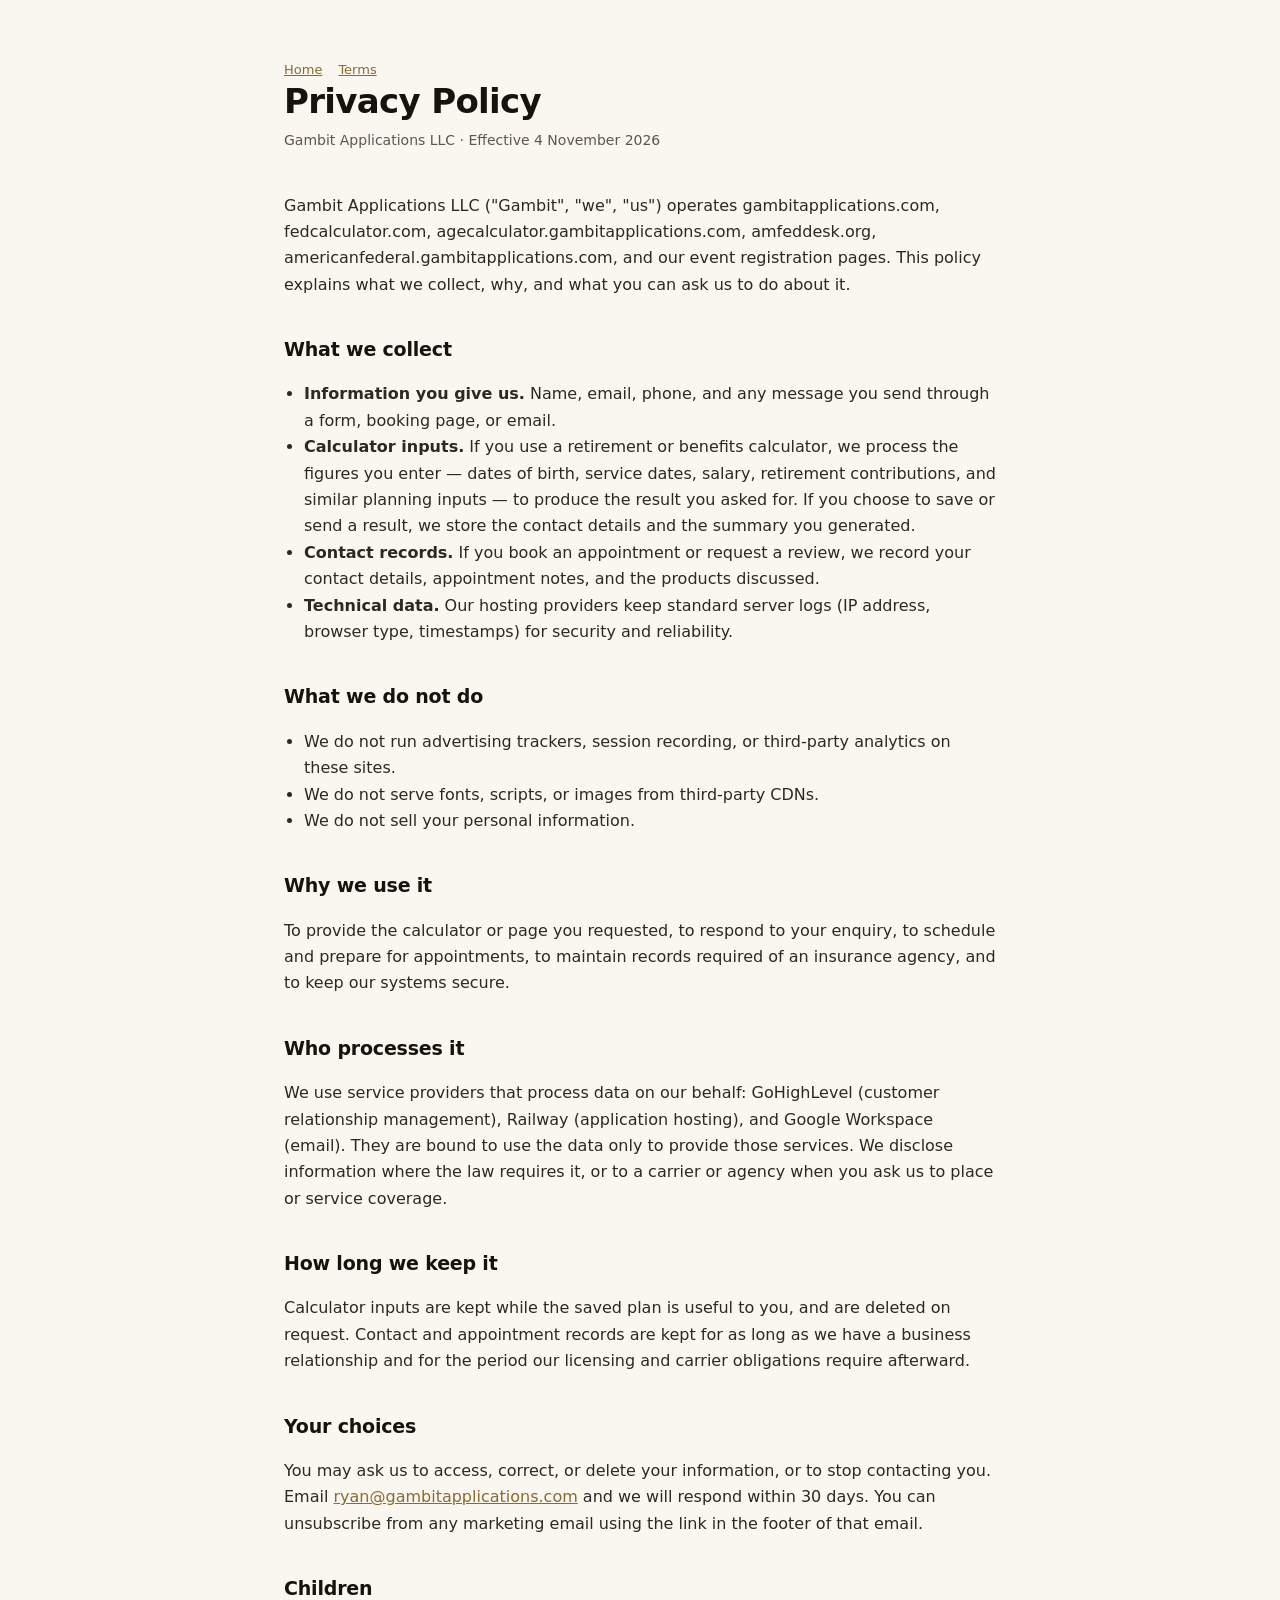
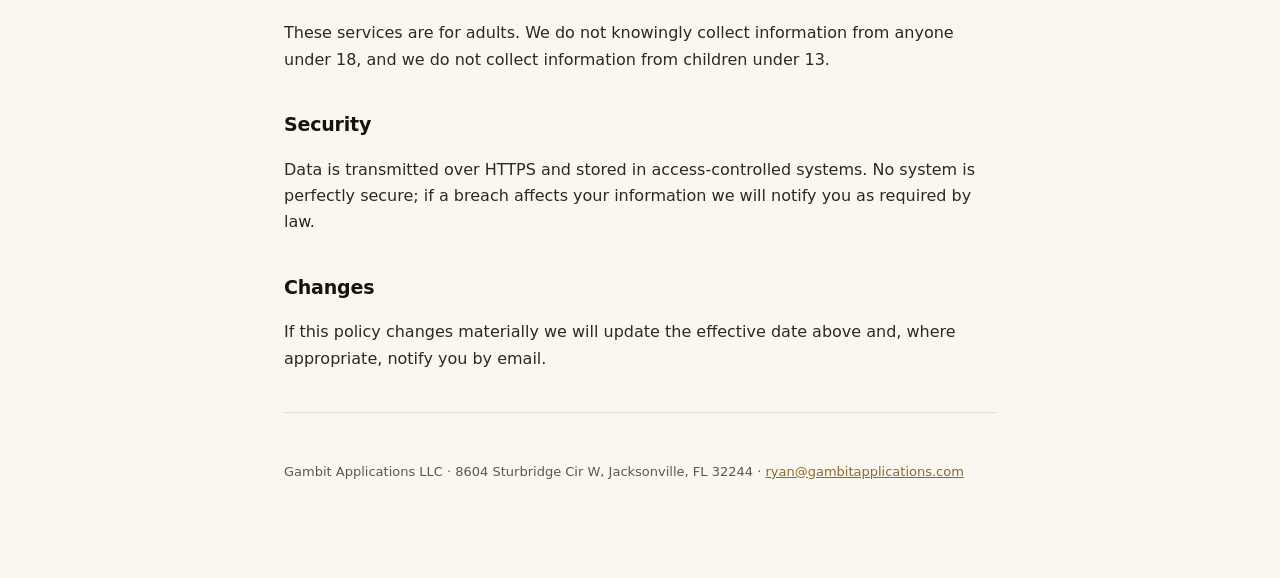
<file: privacy.html>
<!DOCTYPE html>
<html lang="en">
<head>
<meta charset="utf-8" />
<meta name="viewport" content="width=device-width, initial-scale=1" />
<title>Privacy Policy — Gambit Applications LLC</title>
<style>
  :root{--ink:#16130d;--muted:#5d5749;--paper:#faf7f1;--line:#e3dccf;--accent:#8a6a2f}
  *{box-sizing:border-box}
  body{margin:0;background:var(--paper);color:var(--ink);font:16px/1.65 -apple-system,BlinkMacSystemFont,"Segoe UI",Inter,system-ui,sans-serif}
  main{max-width:760px;margin:0 auto;padding:56px 24px 96px}
  h1{font-size:34px;line-height:1.15;margin:0 0 8px;letter-spacing:-.02em}
  .sub{color:var(--muted);margin:0 0 40px;font-size:14px}
  h2{font-size:19px;margin:36px 0 10px;letter-spacing:-.01em}
  p,li{color:#2c2822}
  ul{padding-left:20px}
  a{color:var(--accent)}
  .rule{height:1px;background:var(--line);margin:40px 0}
  footer{color:var(--muted);font-size:13px;margin-top:48px}
  nav a{margin-right:16px;font-size:13px}
</style>
</head>
<body>
<main>
  <nav><a href="/">Home</a><a href="/terms.html">Terms</a></nav>
  <h1>Privacy Policy</h1>
  <p class="sub">Gambit Applications LLC · Effective 4 November 2026</p>

  <p>Gambit Applications LLC ("Gambit", "we", "us") operates gambitapplications.com,
  fedcalculator.com, agecalculator.gambitapplications.com, amfeddesk.org,
  americanfederal.gambitapplications.com, and our event registration pages. This policy
  explains what we collect, why, and what you can ask us to do about it.</p>

  <h2>What we collect</h2>
  <ul>
    <li><strong>Information you give us.</strong> Name, email, phone, and any message you
    send through a form, booking page, or email.</li>
    <li><strong>Calculator inputs.</strong> If you use a retirement or benefits calculator,
    we process the figures you enter — dates of birth, service dates, salary, retirement
    contributions, and similar planning inputs — to produce the result you asked for. If you
    choose to save or send a result, we store the contact details and the summary you
    generated.</li>
    <li><strong>Contact records.</strong> If you book an appointment or request a review, we
    record your contact details, appointment notes, and the products discussed.</li>
    <li><strong>Technical data.</strong> Our hosting providers keep standard server logs
    (IP address, browser type, timestamps) for security and reliability.</li>
  </ul>

  <h2>What we do not do</h2>
  <ul>
    <li>We do not run advertising trackers, session recording, or third-party analytics on
    these sites.</li>
    <li>We do not serve fonts, scripts, or images from third-party CDNs.</li>
    <li>We do not sell your personal information.</li>
  </ul>

  <h2>Why we use it</h2>
  <p>To provide the calculator or page you requested, to respond to your enquiry, to
  schedule and prepare for appointments, to maintain records required of an insurance
  agency, and to keep our systems secure.</p>

  <h2>Who processes it</h2>
  <p>We use service providers that process data on our behalf: GoHighLevel (customer
  relationship management), Railway (application hosting), and Google Workspace (email).
  They are bound to use the data only to provide those services. We disclose information
  where the law requires it, or to a carrier or agency when you ask us to place or service
  coverage.</p>

  <h2>How long we keep it</h2>
  <p>Calculator inputs are kept while the saved plan is useful to you, and are deleted on
  request. Contact and appointment records are kept for as long as we have a business
  relationship and for the period our licensing and carrier obligations require afterward.</p>

  <h2>Your choices</h2>
  <p>You may ask us to access, correct, or delete your information, or to stop contacting
  you. Email <a href="mailto:ryan@gambitapplications.com">ryan@gambitapplications.com</a>
  and we will respond within 30 days. You can unsubscribe from any marketing email using
  the link in the footer of that email.</p>

  <h2>Children</h2>
  <p>These services are for adults. We do not knowingly collect information from anyone
  under 18, and we do not collect information from children under 13.</p>

  <h2>Security</h2>
  <p>Data is transmitted over HTTPS and stored in access-controlled systems. No system is
  perfectly secure; if a breach affects your information we will notify you as required by
  law.</p>

  <h2>Changes</h2>
  <p>If this policy changes materially we will update the effective date above and, where
  appropriate, notify you by email.</p>

  <div class="rule"></div>
  <footer>
    Gambit Applications LLC · 8604 Sturbridge Cir W, Jacksonville, FL 32244 ·
    <a href="mailto:ryan@gambitapplications.com">ryan@gambitapplications.com</a>
  </footer>
</main>
</body>
</html>
</file>
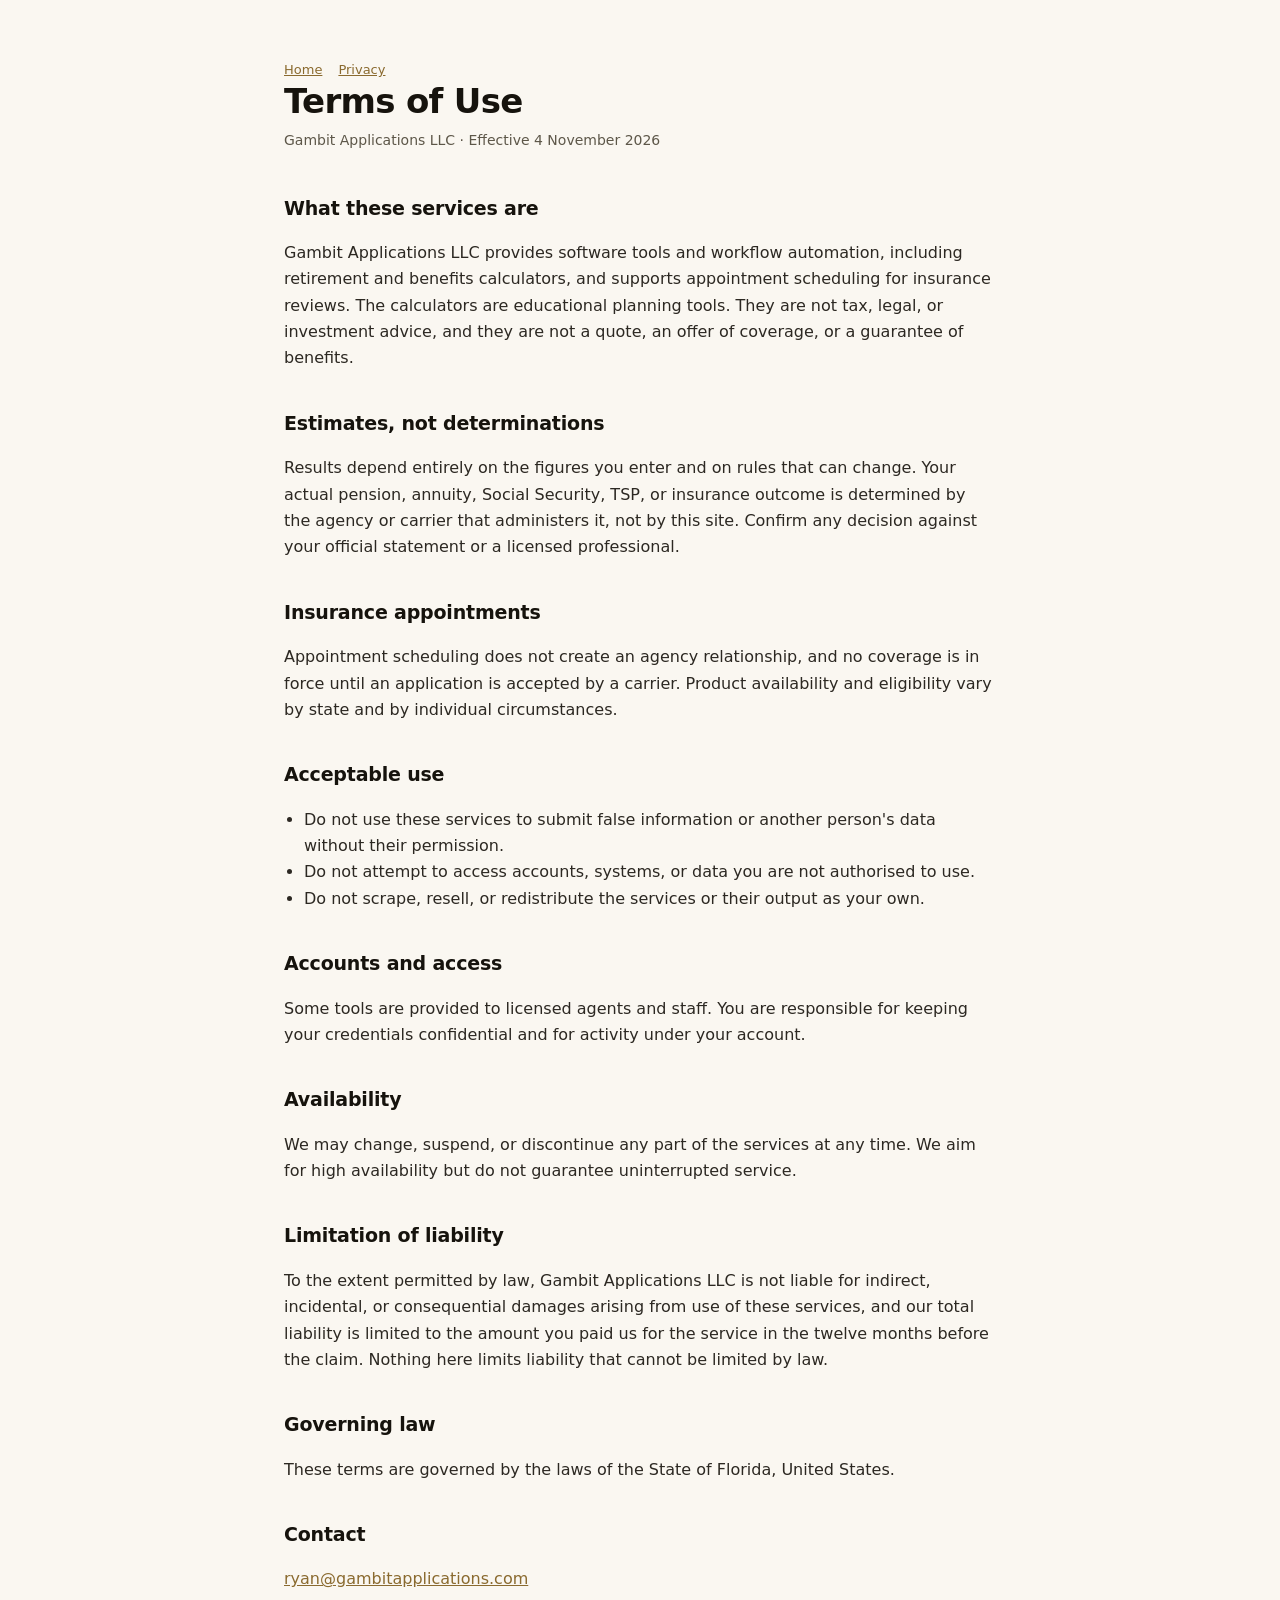
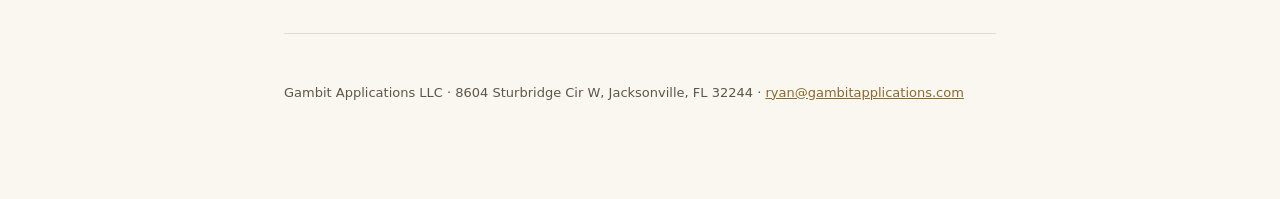
<file: terms.html>
<!DOCTYPE html>
<html lang="en">
<head>
<meta charset="utf-8" />
<meta name="viewport" content="width=device-width, initial-scale=1" />
<title>Terms of Use — Gambit Applications LLC</title>
<style>
  :root{--ink:#16130d;--muted:#5d5749;--paper:#faf7f1;--line:#e3dccf;--accent:#8a6a2f}
  *{box-sizing:border-box}
  body{margin:0;background:var(--paper);color:var(--ink);font:16px/1.65 -apple-system,BlinkMacSystemFont,"Segoe UI",Inter,system-ui,sans-serif}
  main{max-width:760px;margin:0 auto;padding:56px 24px 96px}
  h1{font-size:34px;line-height:1.15;margin:0 0 8px;letter-spacing:-.02em}
  .sub{color:var(--muted);margin:0 0 40px;font-size:14px}
  h2{font-size:19px;margin:36px 0 10px;letter-spacing:-.01em}
  p,li{color:#2c2822}
  ul{padding-left:20px}
  a{color:var(--accent)}
  .rule{height:1px;background:var(--line);margin:40px 0}
  footer{color:var(--muted);font-size:13px;margin-top:48px}
  nav a{margin-right:16px;font-size:13px}
</style>
</head>
<body>
<main>
  <nav><a href="/">Home</a><a href="/privacy.html">Privacy</a></nav>
  <h1>Terms of Use</h1>
  <p class="sub">Gambit Applications LLC · Effective 4 November 2026</p>

  <h2>What these services are</h2>
  <p>Gambit Applications LLC provides software tools and workflow automation, including
  retirement and benefits calculators, and supports appointment scheduling for insurance
  reviews. The calculators are educational planning tools. They are not tax, legal, or
  investment advice, and they are not a quote, an offer of coverage, or a guarantee of
  benefits.</p>

  <h2>Estimates, not determinations</h2>
  <p>Results depend entirely on the figures you enter and on rules that can change. Your
  actual pension, annuity, Social Security, TSP, or insurance outcome is determined by the
  agency or carrier that administers it, not by this site. Confirm any decision against
  your official statement or a licensed professional.</p>

  <h2>Insurance appointments</h2>
  <p>Appointment scheduling does not create an agency relationship, and no coverage is in
  force until an application is accepted by a carrier. Product availability and
  eligibility vary by state and by individual circumstances.</p>

  <h2>Acceptable use</h2>
  <ul>
    <li>Do not use these services to submit false information or another person's data
    without their permission.</li>
    <li>Do not attempt to access accounts, systems, or data you are not authorised to use.</li>
    <li>Do not scrape, resell, or redistribute the services or their output as your own.</li>
  </ul>

  <h2>Accounts and access</h2>
  <p>Some tools are provided to licensed agents and staff. You are responsible for keeping
  your credentials confidential and for activity under your account.</p>

  <h2>Availability</h2>
  <p>We may change, suspend, or discontinue any part of the services at any time. We aim
  for high availability but do not guarantee uninterrupted service.</p>

  <h2>Limitation of liability</h2>
  <p>To the extent permitted by law, Gambit Applications LLC is not liable for indirect,
  incidental, or consequential damages arising from use of these services, and our total
  liability is limited to the amount you paid us for the service in the twelve months
  before the claim. Nothing here limits liability that cannot be limited by law.</p>

  <h2>Governing law</h2>
  <p>These terms are governed by the laws of the State of Florida, United States.</p>

  <h2>Contact</h2>
  <p><a href="mailto:ryan@gambitapplications.com">ryan@gambitapplications.com</a></p>

  <div class="rule"></div>
  <footer>
    Gambit Applications LLC · 8604 Sturbridge Cir W, Jacksonville, FL 32244 ·
    <a href="mailto:ryan@gambitapplications.com">ryan@gambitapplications.com</a>
  </footer>
</main>
</body>
</html>
</file>
<file: fonts/fonts.css>
/* latin-ext */
@font-face {
  font-family: 'Fraunces';
  font-style: normal;
  font-weight: 500;
  font-display: swap;
  src: url(/fonts/Fraunces-500-latin-ext.woff2) format('woff2');
  unicode-range: U+0100-02BA, U+02BD-02C5, U+02C7-02CC, U+02CE-02D7, U+02DD-02FF, U+0304, U+0308, U+0329, U+1D00-1DBF, U+1E00-1E9F, U+1EF2-1EFF, U+2020, U+20A0-20AB, U+20AD-20C4, U+2113, U+2C60-2C7F, U+A720-A7FF;
}
/* latin */
@font-face {
  font-family: 'Fraunces';
  font-style: normal;
  font-weight: 500;
  font-display: swap;
  src: url(/fonts/Fraunces-500-latin.woff2) format('woff2');
  unicode-range: U+0000-00FF, U+0131, U+0152-0153, U+02BB-02BC, U+02C6, U+02DA, U+02DC, U+0304, U+0308, U+0329, U+2000-206F, U+20AC, U+2122, U+2191, U+2193, U+2212, U+2215, U+FEFF, U+FFFD;
}
/* latin-ext */
@font-face {
  font-family: 'Fraunces';
  font-style: normal;
  font-weight: 600;
  font-display: swap;
  src: url(/fonts/Fraunces-600-latin-ext.woff2) format('woff2');
  unicode-range: U+0100-02BA, U+02BD-02C5, U+02C7-02CC, U+02CE-02D7, U+02DD-02FF, U+0304, U+0308, U+0329, U+1D00-1DBF, U+1E00-1E9F, U+1EF2-1EFF, U+2020, U+20A0-20AB, U+20AD-20C4, U+2113, U+2C60-2C7F, U+A720-A7FF;
}
/* latin */
@font-face {
  font-family: 'Fraunces';
  font-style: normal;
  font-weight: 600;
  font-display: swap;
  src: url(/fonts/Fraunces-600-latin.woff2) format('woff2');
  unicode-range: U+0000-00FF, U+0131, U+0152-0153, U+02BB-02BC, U+02C6, U+02DA, U+02DC, U+0304, U+0308, U+0329, U+2000-206F, U+20AC, U+2122, U+2191, U+2193, U+2212, U+2215, U+FEFF, U+FFFD;
}
/* latin-ext */
@font-face {
  font-family: 'Fraunces';
  font-style: normal;
  font-weight: 700;
  font-display: swap;
  src: url(/fonts/Fraunces-700-latin-ext.woff2) format('woff2');
  unicode-range: U+0100-02BA, U+02BD-02C5, U+02C7-02CC, U+02CE-02D7, U+02DD-02FF, U+0304, U+0308, U+0329, U+1D00-1DBF, U+1E00-1E9F, U+1EF2-1EFF, U+2020, U+20A0-20AB, U+20AD-20C4, U+2113, U+2C60-2C7F, U+A720-A7FF;
}
/* latin */
@font-face {
  font-family: 'Fraunces';
  font-style: normal;
  font-weight: 700;
  font-display: swap;
  src: url(/fonts/Fraunces-700-latin.woff2) format('woff2');
  unicode-range: U+0000-00FF, U+0131, U+0152-0153, U+02BB-02BC, U+02C6, U+02DA, U+02DC, U+0304, U+0308, U+0329, U+2000-206F, U+20AC, U+2122, U+2191, U+2193, U+2212, U+2215, U+FEFF, U+FFFD;
}
/* latin-ext */
@font-face {
  font-family: 'JetBrains Mono';
  font-style: normal;
  font-weight: 400;
  font-display: swap;
  src: url(/fonts/JetBrainsMono-400-latin-ext.woff2) format('woff2');
  unicode-range: U+0100-02BA, U+02BD-02C5, U+02C7-02CC, U+02CE-02D7, U+02DD-02FF, U+0304, U+0308, U+0329, U+1D00-1DBF, U+1E00-1E9F, U+1EF2-1EFF, U+2020, U+20A0-20AB, U+20AD-20C4, U+2113, U+2C60-2C7F, U+A720-A7FF;
}
/* latin */
@font-face {
  font-family: 'JetBrains Mono';
  font-style: normal;
  font-weight: 400;
  font-display: swap;
  src: url(/fonts/JetBrainsMono-400-latin.woff2) format('woff2');
  unicode-range: U+0000-00FF, U+0131, U+0152-0153, U+02BB-02BC, U+02C6, U+02DA, U+02DC, U+0304, U+0308, U+0329, U+2000-206F, U+20AC, U+2122, U+2191, U+2193, U+2212, U+2215, U+FEFF, U+FFFD;
}
/* latin-ext */
@font-face {
  font-family: 'JetBrains Mono';
  font-style: normal;
  font-weight: 500;
  font-display: swap;
  src: url(/fonts/JetBrainsMono-500-latin-ext.woff2) format('woff2');
  unicode-range: U+0100-02BA, U+02BD-02C5, U+02C7-02CC, U+02CE-02D7, U+02DD-02FF, U+0304, U+0308, U+0329, U+1D00-1DBF, U+1E00-1E9F, U+1EF2-1EFF, U+2020, U+20A0-20AB, U+20AD-20C4, U+2113, U+2C60-2C7F, U+A720-A7FF;
}
/* latin */
@font-face {
  font-family: 'JetBrains Mono';
  font-style: normal;
  font-weight: 500;
  font-display: swap;
  src: url(/fonts/JetBrainsMono-500-latin.woff2) format('woff2');
  unicode-range: U+0000-00FF, U+0131, U+0152-0153, U+02BB-02BC, U+02C6, U+02DA, U+02DC, U+0304, U+0308, U+0329, U+2000-206F, U+20AC, U+2122, U+2191, U+2193, U+2212, U+2215, U+FEFF, U+FFFD;
}
/* latin-ext */
@font-face {
  font-family: 'Manrope';
  font-style: normal;
  font-weight: 400;
  font-display: swap;
  src: url(/fonts/Manrope-400-latin-ext.woff2) format('woff2');
  unicode-range: U+0100-02BA, U+02BD-02C5, U+02C7-02CC, U+02CE-02D7, U+02DD-02FF, U+0304, U+0308, U+0329, U+1D00-1DBF, U+1E00-1E9F, U+1EF2-1EFF, U+2020, U+20A0-20AB, U+20AD-20C4, U+2113, U+2C60-2C7F, U+A720-A7FF;
}
/* latin */
@font-face {
  font-family: 'Manrope';
  font-style: normal;
  font-weight: 400;
  font-display: swap;
  src: url(/fonts/Manrope-400-latin.woff2) format('woff2');
  unicode-range: U+0000-00FF, U+0131, U+0152-0153, U+02BB-02BC, U+02C6, U+02DA, U+02DC, U+0304, U+0308, U+0329, U+2000-206F, U+20AC, U+2122, U+2191, U+2193, U+2212, U+2215, U+FEFF, U+FFFD;
}
/* latin-ext */
@font-face {
  font-family: 'Manrope';
  font-style: normal;
  font-weight: 500;
  font-display: swap;
  src: url(/fonts/Manrope-500-latin-ext.woff2) format('woff2');
  unicode-range: U+0100-02BA, U+02BD-02C5, U+02C7-02CC, U+02CE-02D7, U+02DD-02FF, U+0304, U+0308, U+0329, U+1D00-1DBF, U+1E00-1E9F, U+1EF2-1EFF, U+2020, U+20A0-20AB, U+20AD-20C4, U+2113, U+2C60-2C7F, U+A720-A7FF;
}
/* latin */
@font-face {
  font-family: 'Manrope';
  font-style: normal;
  font-weight: 500;
  font-display: swap;
  src: url(/fonts/Manrope-500-latin.woff2) format('woff2');
  unicode-range: U+0000-00FF, U+0131, U+0152-0153, U+02BB-02BC, U+02C6, U+02DA, U+02DC, U+0304, U+0308, U+0329, U+2000-206F, U+20AC, U+2122, U+2191, U+2193, U+2212, U+2215, U+FEFF, U+FFFD;
}
/* latin-ext */
@font-face {
  font-family: 'Manrope';
  font-style: normal;
  font-weight: 600;
  font-display: swap;
  src: url(/fonts/Manrope-600-latin-ext.woff2) format('woff2');
  unicode-range: U+0100-02BA, U+02BD-02C5, U+02C7-02CC, U+02CE-02D7, U+02DD-02FF, U+0304, U+0308, U+0329, U+1D00-1DBF, U+1E00-1E9F, U+1EF2-1EFF, U+2020, U+20A0-20AB, U+20AD-20C4, U+2113, U+2C60-2C7F, U+A720-A7FF;
}
/* latin */
@font-face {
  font-family: 'Manrope';
  font-style: normal;
  font-weight: 600;
  font-display: swap;
  src: url(/fonts/Manrope-600-latin.woff2) format('woff2');
  unicode-range: U+0000-00FF, U+0131, U+0152-0153, U+02BB-02BC, U+02C6, U+02DA, U+02DC, U+0304, U+0308, U+0329, U+2000-206F, U+20AC, U+2122, U+2191, U+2193, U+2212, U+2215, U+FEFF, U+FFFD;
}
/* latin-ext */
@font-face {
  font-family: 'Manrope';
  font-style: normal;
  font-weight: 700;
  font-display: swap;
  src: url(/fonts/Manrope-700-latin-ext.woff2) format('woff2');
  unicode-range: U+0100-02BA, U+02BD-02C5, U+02C7-02CC, U+02CE-02D7, U+02DD-02FF, U+0304, U+0308, U+0329, U+1D00-1DBF, U+1E00-1E9F, U+1EF2-1EFF, U+2020, U+20A0-20AB, U+20AD-20C4, U+2113, U+2C60-2C7F, U+A720-A7FF;
}
/* latin */
@font-face {
  font-family: 'Manrope';
  font-style: normal;
  font-weight: 700;
  font-display: swap;
  src: url(/fonts/Manrope-700-latin.woff2) format('woff2');
  unicode-range: U+0000-00FF, U+0131, U+0152-0153, U+02BB-02BC, U+02C6, U+02DA, U+02DC, U+0304, U+0308, U+0329, U+2000-206F, U+20AC, U+2122, U+2191, U+2193, U+2212, U+2215, U+FEFF, U+FFFD;
}
/* latin-ext */
@font-face {
  font-family: 'Manrope';
  font-style: normal;
  font-weight: 800;
  font-display: swap;
  src: url(/fonts/Manrope-800-latin-ext.woff2) format('woff2');
  unicode-range: U+0100-02BA, U+02BD-02C5, U+02C7-02CC, U+02CE-02D7, U+02DD-02FF, U+0304, U+0308, U+0329, U+1D00-1DBF, U+1E00-1E9F, U+1EF2-1EFF, U+2020, U+20A0-20AB, U+20AD-20C4, U+2113, U+2C60-2C7F, U+A720-A7FF;
}
/* latin */
@font-face {
  font-family: 'Manrope';
  font-style: normal;
  font-weight: 800;
  font-display: swap;
  src: url(/fonts/Manrope-800-latin.woff2) format('woff2');
  unicode-range: U+0000-00FF, U+0131, U+0152-0153, U+02BB-02BC, U+02C6, U+02DA, U+02DC, U+0304, U+0308, U+0329, U+2000-206F, U+20AC, U+2122, U+2191, U+2193, U+2212, U+2215, U+FEFF, U+FFFD;
}
</file>
